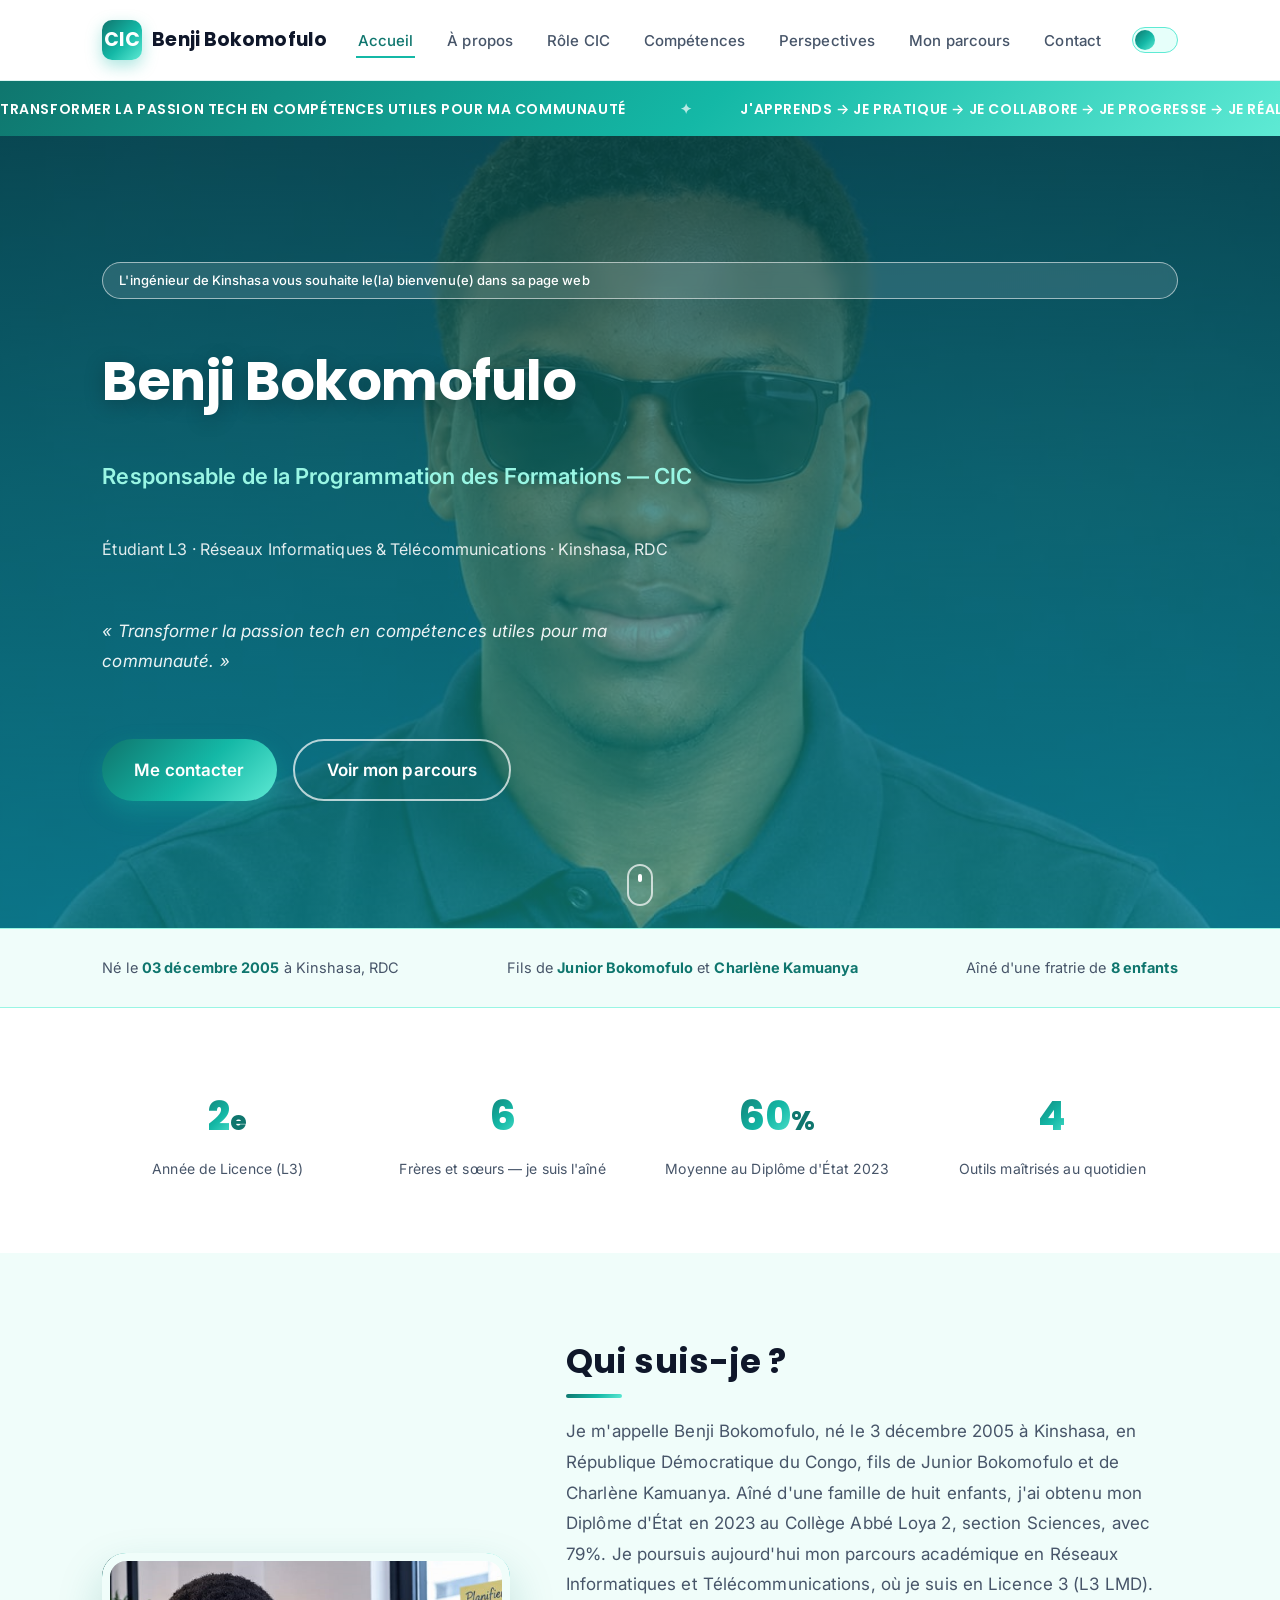
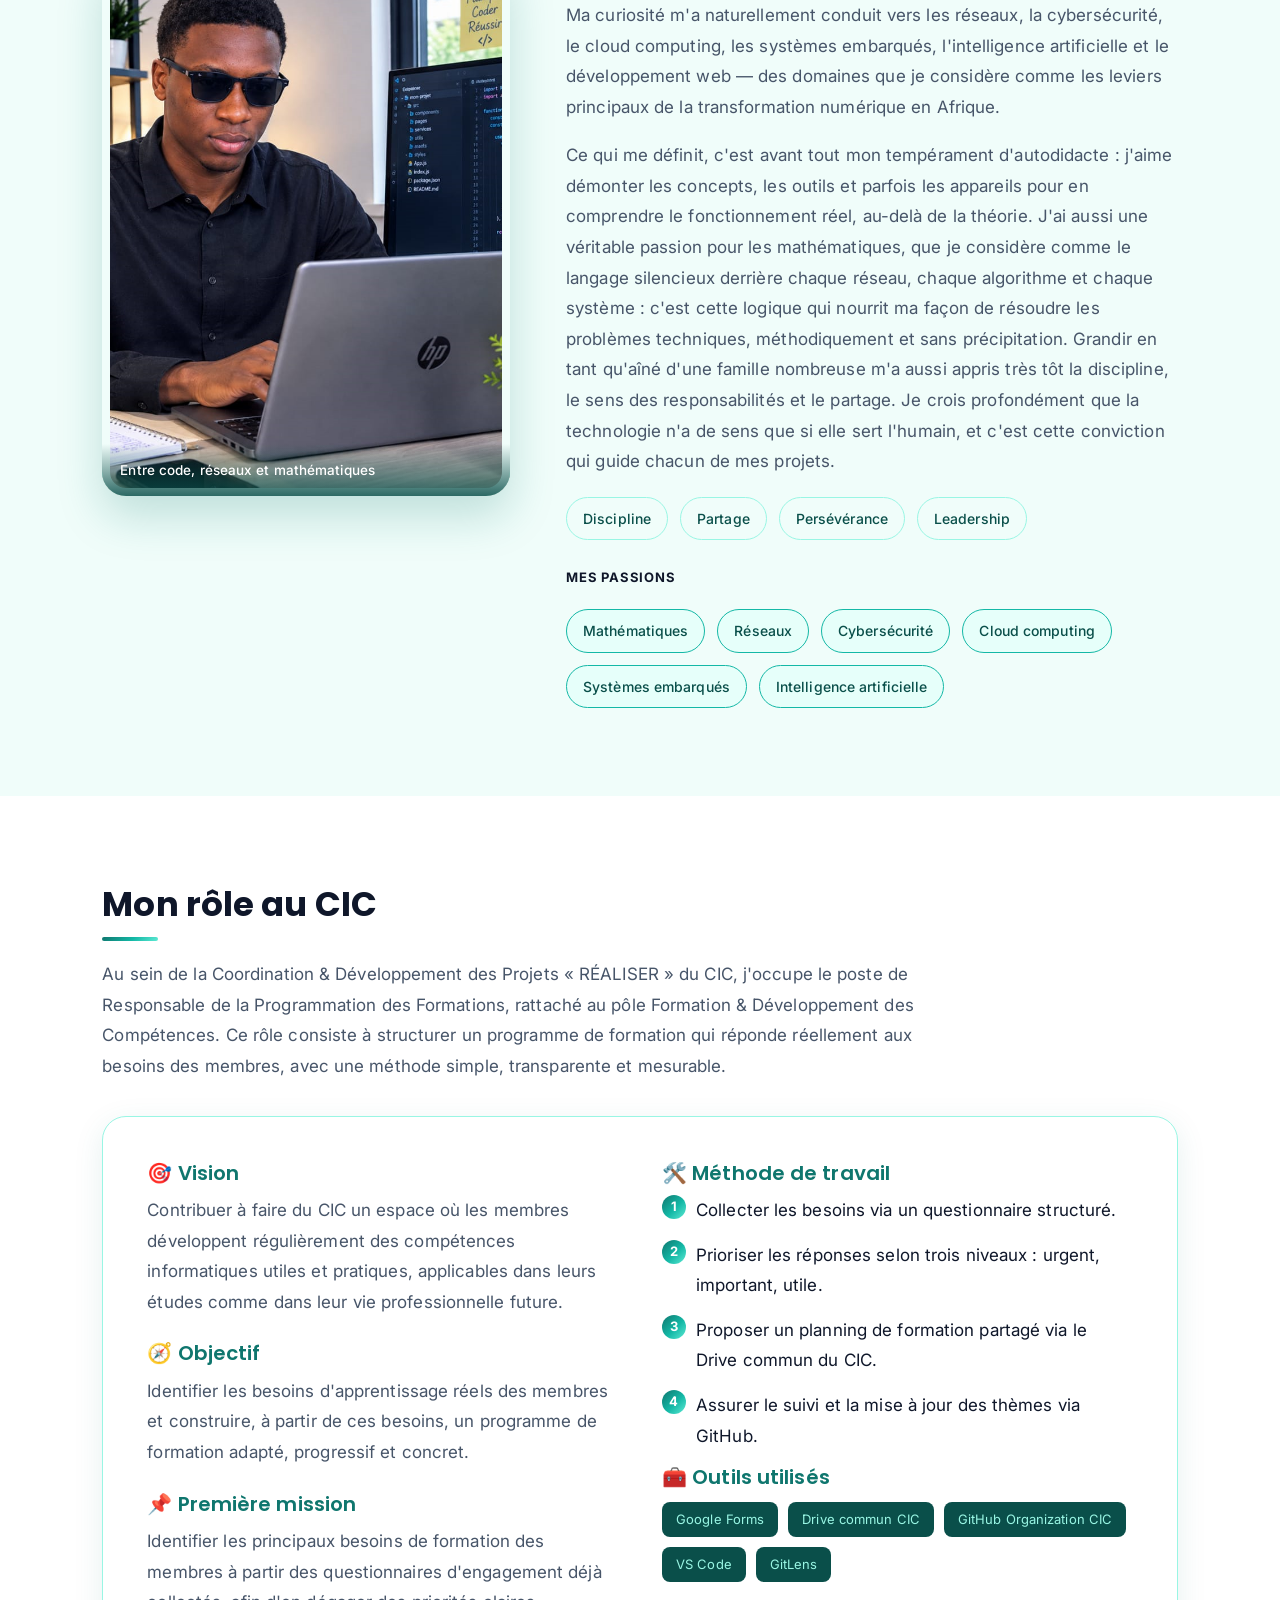
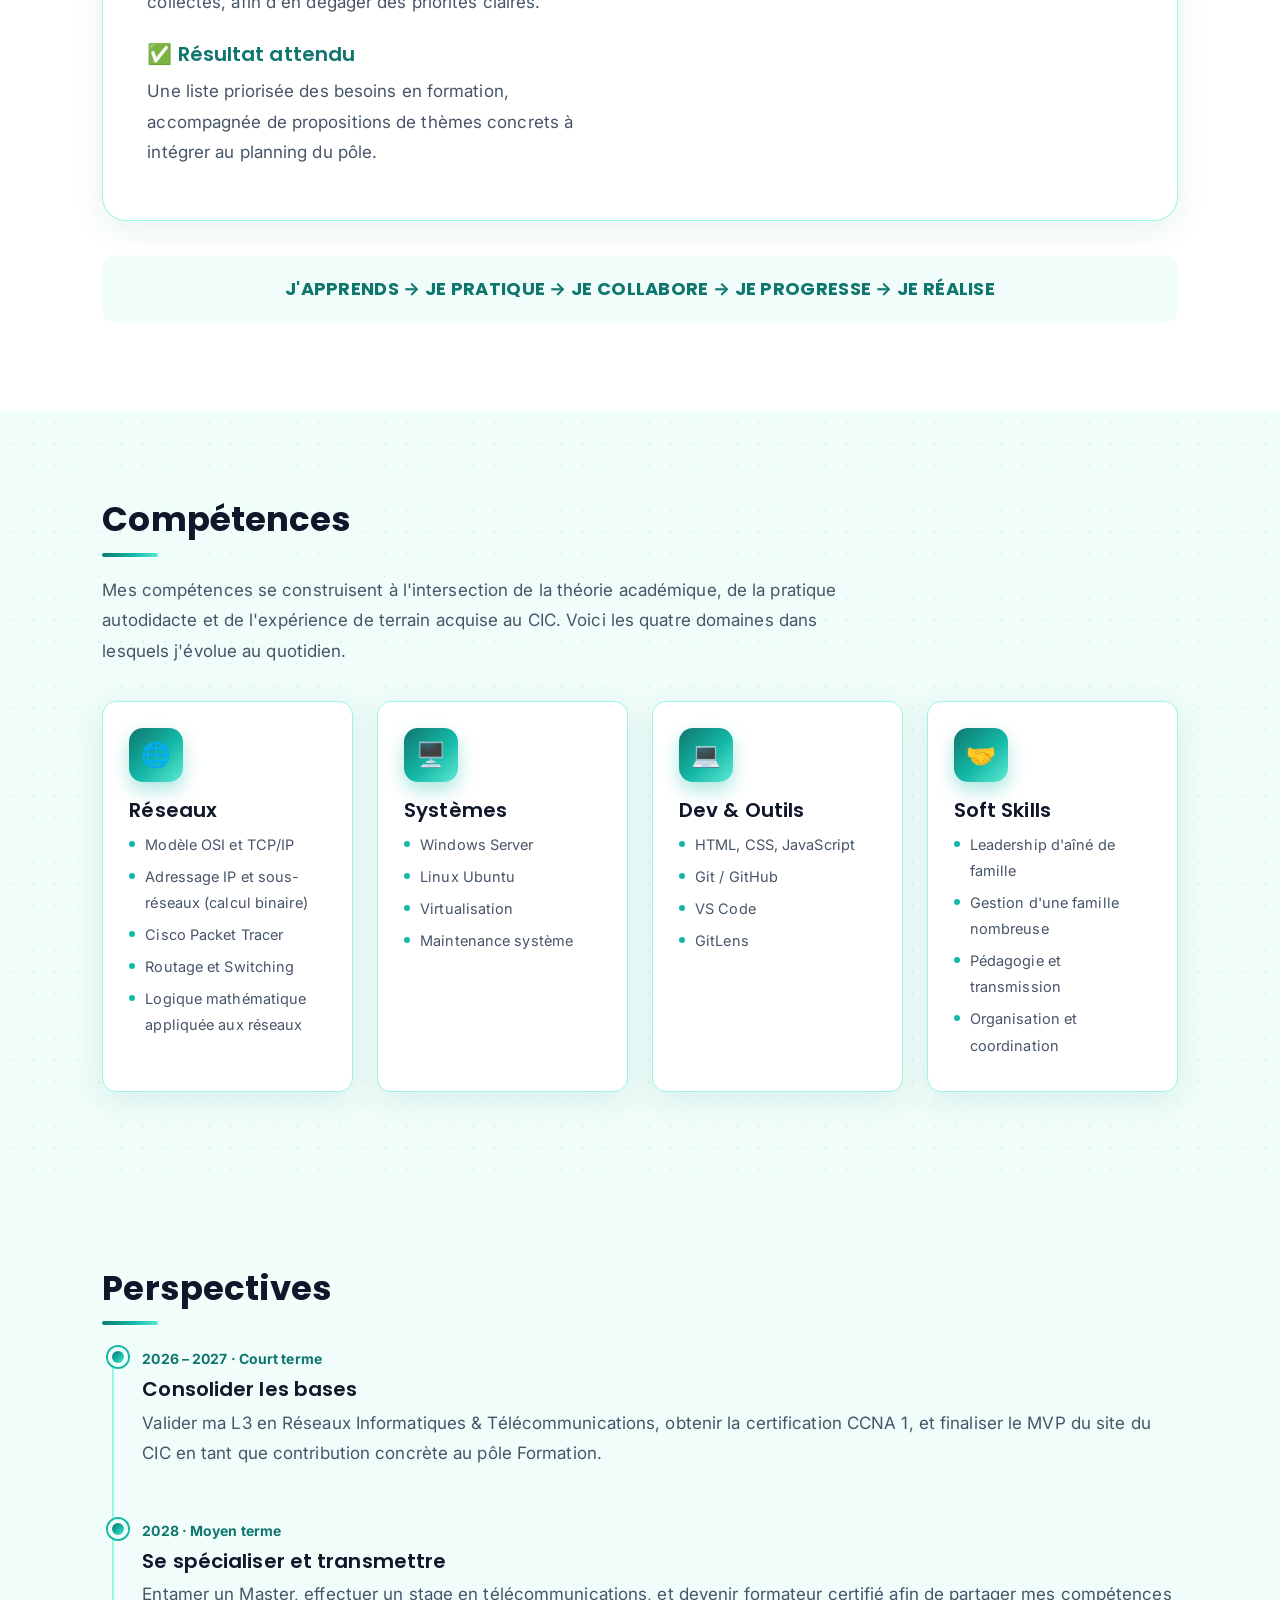
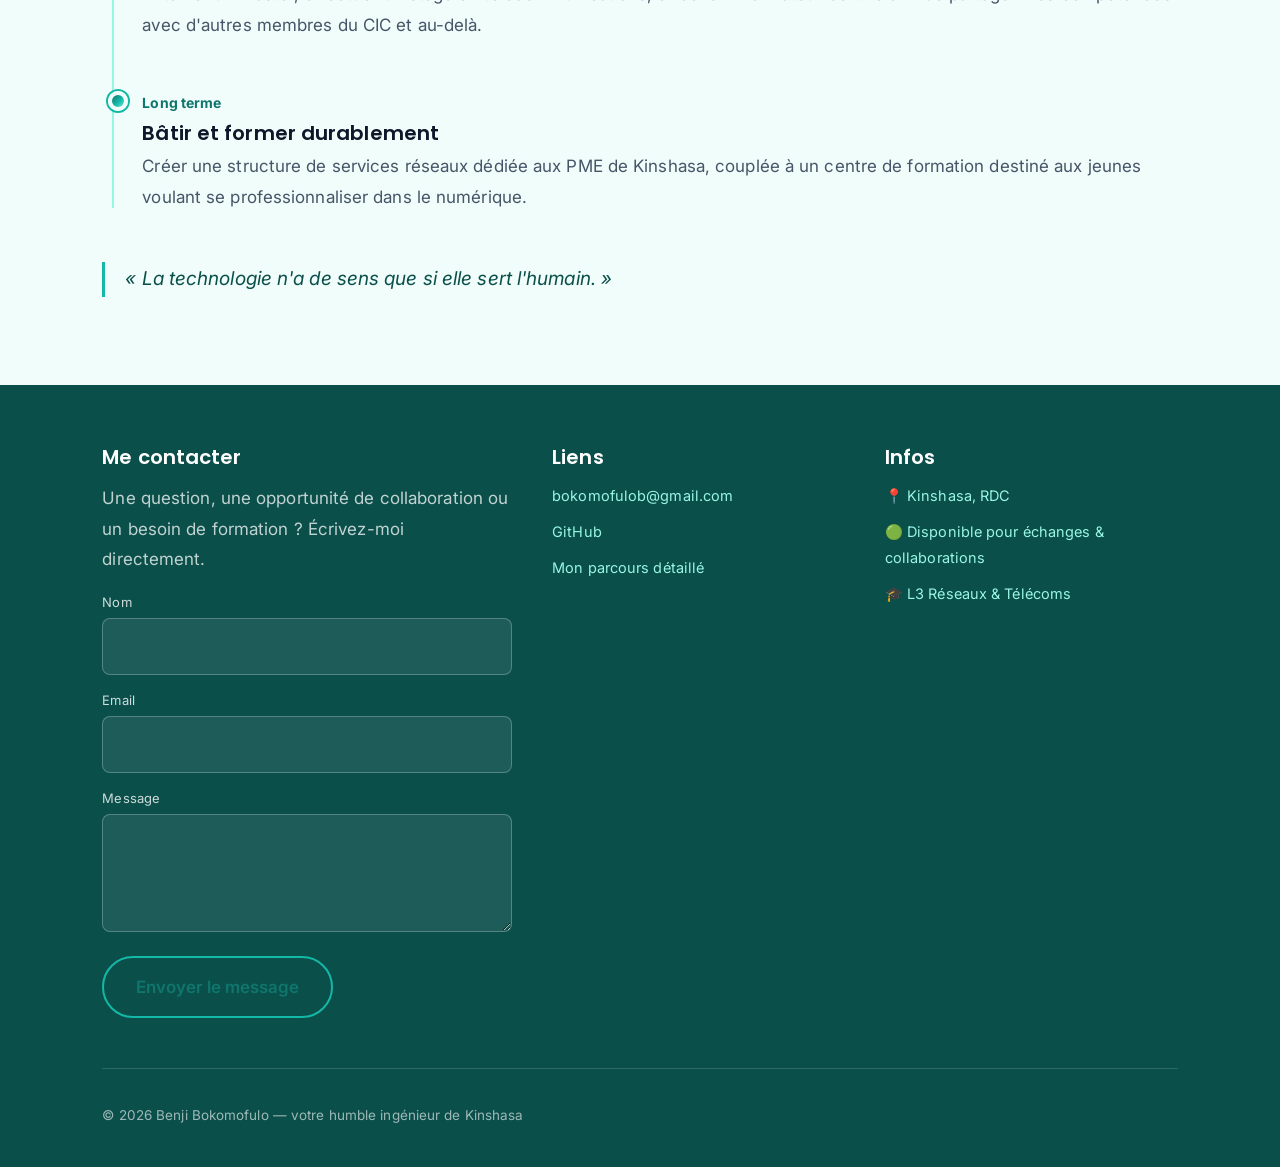
<file: index.html>
<!DOCTYPE html>
<html lang="fr">
<head>
<meta charset="UTF-8">
<meta name="viewport" content="width=device-width, initial-scale=1.0">
<meta name="description" content="Benji Bokomofulo — Étudiant L3 Réseaux Informatiques & Télécommunications, Responsable de la Programmation des Formations au CIC. Portfolio, parcours et compétences.">
<title>Benji Bokomofulo — Responsable Programmation des Formations, CIC</title>
<link rel="icon" href="data:image/svg+xml,<svg xmlns=%22http://www.w3.org/2000/svg%22 viewBox=%220 0 100 100%22><rect width=%22100%22 height=%22100%22 rx=%2220%22 fill=%22%230f766e%22/><text x=%2250%22 y=%2266%22 font-size=%2250%22 fill=%22%2399f6e4%22 text-anchor=%22middle%22 font-family=%22Arial%22>B</text></svg>">
<link rel="preconnect" href="https://fonts.googleapis.com">
<link href="https://fonts.googleapis.com/css2?family=Poppins:wght@500;600;700;800&family=Inter:wght@400;500;600&display=swap" rel="stylesheet">
<link rel="stylesheet" href="style.css">
</head>
<body>

<div id="scroll-progress" aria-hidden="true"></div>

<!-- ===================== HEADER / NAVBAR ===================== -->
<header class="site-header">
  <nav class="navbar" aria-label="Navigation principale">
    <a href="index.html" class="logo">
      <span class="logo-mark">CIC</span>
      Benji Bokomofulo
    </a>
    <ul class="nav-links" id="nav-links">
      <li><a href="#accueil">Accueil</a></li>
      <li><a href="#a-propos">À propos</a></li>
      <li><a href="#role-cic">Rôle CIC</a></li>
      <li><a href="#competences">Compétences</a></li>
      <li><a href="#perspectives">Perspectives</a></li>
      <li><a href="parcours.html">Mon parcours</a></li>
      <li><a href="#contact">Contact</a></li>
    </ul>
    <label class="theme-switch" aria-label="Basculer le mode sombre">
      <input type="checkbox" id="theme-toggle">
      <span class="theme-switch-track"><span class="theme-switch-thumb"></span></span>
    </label>
    <button class="burger" id="burger" aria-label="Ouvrir le menu" aria-expanded="false">
      <span></span><span></span><span></span>
    </button>
  </nav>
</header>

<!-- ===================== BANDEAU SLOGAN DÉFILANT ===================== -->
<div class="marquee" aria-hidden="true">
  <div class="marquee-track">
    <span>Transformer la passion tech en compétences utiles pour ma communauté</span>
    <span>J'apprends → Je pratique → Je collabore → Je progresse → Je réalise</span>
    <span>La technologie n'a de sens que si elle sert l'humain</span>
    <span>Transformer la passion tech en compétences utiles pour ma communauté</span>
    <span>J'apprends → Je pratique → Je collabore → Je progresse → Je réalise</span>
    <span>La technologie n'a de sens que si elle sert l'humain</span>
  </div>
</div>

<main>

  <!-- ===================== HERO — image de fond dès le début ===================== -->
  <section class="hero" id="accueil">
    <img src="image1.png" alt="" class="hero-bg" aria-hidden="true">
    <div class="hero-overlay" aria-hidden="true"></div>
    <div class="hero-inner">
      <span class="hero-badge">L'ingénieur de Kinshasa vous souhaite le(la) bienvenu(e) dans sa page web</span>
      <h1>Benji Bokomofulo</h1>
      <p class="subtitle">Responsable de la Programmation des Formations — CIC</p>
      <p class="subsubtitle">Étudiant L3 · Réseaux Informatiques &amp; Télécommunications · Kinshasa, RDC</p>
      <p class="slogan">« Transformer la passion tech en compétences utiles pour ma communauté. »</p>
      <div class="hero-cta">
        <a href="#contact" class="btn">Me contacter</a>
        <a href="parcours.html" class="btn btn-outline">Voir mon parcours</a>
      </div>
    </div>
    <span class="scroll-cue" aria-hidden="true"></span>
  </section>

  <!-- ===================== ÉTAT CIVIL ===================== -->
  <div class="identity-strip">
    <div class="identity-grid">
      <span> Né le <strong>03 décembre 2005</strong> à Kinshasa, RDC</span>
      <span> Fils de <strong>Junior Bokomofulo</strong> et <strong>Charlène Kamuanya</strong></span>
      <span> Aîné d'une fratrie de <strong>8 enfants</strong></span>
    </div>
  </div>

  <!-- ===================== CHIFFRES CLÉS ===================== -->
  <section class="stats-strip">
    <div class="section-inner stats-grid">
      <div class="stat-item reveal">
        <span class="stat-number" data-target="3">0</span><span class="stat-suffix">e</span>
        <p>Année de Licence (L3)</p>
      </div>
      <div class="stat-item reveal">
        <span class="stat-number" data-target="8">0</span>
        <p>Frères et sœurs — je suis l'aîné</p>
      </div>
      <div class="stat-item reveal">
        <span class="stat-number" data-target="79">0</span><span class="stat-suffix">%</span>
        <p>Moyenne au Diplôme d'État 2023</p>
      </div>
      <div class="stat-item reveal">
        <span class="stat-number" data-target="5">0</span>
        <p>Outils maîtrisés au quotidien</p>
      </div>
    </div>
  </section>

  <!-- ===================== À PROPOS ===================== -->
  <section class="section bg-soft" id="a-propos">
    <div class="section-inner about-grid">
      <figure class="about-photo reveal">
        <img src="image2.png" alt="Benji Bokomofulo au travail, devant son ordinateur portable">
        <figcaption class="about-photo-caption">Entre code, réseaux et mathématiques</figcaption>
      </figure>
      <div class="about-text reveal">
        <h2 class="with-underline">Qui suis-je ?</h2>
        <p>Je m'appelle Benji Bokomofulo, né le 3 décembre 2005 à Kinshasa, en République Démocratique du Congo, fils de Junior Bokomofulo et de Charlène Kamuanya. Aîné d'une famille de huit enfants, j'ai obtenu mon Diplôme d'État en 2023 au Collège Abbé Loya 2, section Sciences, avec 79%. Je poursuis aujourd'hui mon parcours académique en Réseaux Informatiques et Télécommunications, où je suis en Licence 3 (L3 LMD). Ma curiosité m'a naturellement conduit vers les réseaux, la cybersécurité, le cloud computing, les systèmes embarqués, l'intelligence artificielle et le développement web — des domaines que je considère comme les leviers principaux de la transformation numérique en Afrique.</p>
        <p>Ce qui me définit, c'est avant tout mon tempérament d'autodidacte : j'aime démonter les concepts, les outils et parfois les appareils pour en comprendre le fonctionnement réel, au-delà de la théorie. J'ai aussi une véritable passion pour les mathématiques, que je considère comme le langage silencieux derrière chaque réseau, chaque algorithme et chaque système : c'est cette logique qui nourrit ma façon de résoudre les problèmes techniques, méthodiquement et sans précipitation. Grandir en tant qu'aîné d'une famille nombreuse m'a aussi appris très tôt la discipline, le sens des responsabilités et le partage. Je crois profondément que la technologie n'a de sens que si elle sert l'humain, et c'est cette conviction qui guide chacun de mes projets.</p>
        <ul class="values-list">
          <li>Discipline</li>
          <li>Partage</li>
          <li>Persévérance</li>
          <li>Leadership</li>
        </ul>
        <p class="passions-label">Mes passions</p>
        <ul class="values-list passions-list">
          <li>Mathématiques</li>
          <li>Réseaux</li>
          <li>Cybersécurité</li>
          <li>Cloud computing</li>
          <li>Systèmes embarqués</li>
          <li>Intelligence artificielle</li>
        </ul>
      </div>
    </div>
  </section>

  <!-- ===================== RÔLE AU CIC ===================== -->
  <section class="section" id="role-cic">
    <div class="section-inner">
      <div class="role-heading reveal">
        <h2 class="with-underline">Mon rôle au CIC</h2>
        <p>Au sein de la Coordination &amp; Développement des Projets « RÉALISER » du CIC, j'occupe le poste de Responsable de la Programmation des Formations, rattaché au pôle Formation &amp; Développement des Compétences. Ce rôle consiste à structurer un programme de formation qui réponde réellement aux besoins des membres, avec une méthode simple, transparente et mesurable.</p>
      </div>
      <div class="role-card reveal">
        <div class="role-block">
          <h3>🎯 Vision</h3>
          <p>Contribuer à faire du CIC un espace où les membres développent régulièrement des compétences informatiques utiles et pratiques, applicables dans leurs études comme dans leur vie professionnelle future.</p>
          <h3 style="margin-top:24px;">🧭 Objectif</h3>
          <p>Identifier les besoins d'apprentissage réels des membres et construire, à partir de ces besoins, un programme de formation adapté, progressif et concret.</p>
          <h3 style="margin-top:24px;">📌 Première mission</h3>
          <p>Identifier les principaux besoins de formation des membres à partir des questionnaires d'engagement déjà collectés, afin d'en dégager des priorités claires.</p>
          <h3 style="margin-top:24px;">✅ Résultat attendu</h3>
          <p>Une liste priorisée des besoins en formation, accompagnée de propositions de thèmes concrets à intégrer au planning du pôle.</p>
        </div>
        <div class="role-block">
          <h3>🛠️ Méthode de travail</h3>
          <ol class="role-steps">
            <li>Collecter les besoins via un questionnaire structuré.</li>
            <li>Prioriser les réponses selon trois niveaux : urgent, important, utile.</li>
            <li>Proposer un planning de formation partagé via le Drive commun du CIC.</li>
            <li>Assurer le suivi et la mise à jour des thèmes via GitHub.</li>
          </ol>
          <h3 style="margin-top:10px;">🧰 Outils utilisés</h3>
          <div class="tools-row">
            <span>Google Forms</span>
            <span>Drive commun CIC</span>
            <span>GitHub Organization CIC</span>
            <span>VS Code</span>
            <span>GitLens</span>
          </div>
        </div>
      </div>
      <p class="mantra reveal">J'APPRENDS → JE PRATIQUE → JE COLLABORE → JE PROGRESSE → JE RÉALISE</p>
    </div>
  </section>

  <!-- ===================== COMPÉTENCES ===================== -->
  <section class="section bg-soft bg-pattern" id="competences">
    <div class="section-inner">
      <h2 class="with-underline reveal">Compétences</h2>
      <p class="reveal" style="max-width:70ch;margin-bottom:34px;">Mes compétences se construisent à l'intersection de la théorie académique, de la pratique autodidacte et de l'expérience de terrain acquise au CIC. Voici les quatre domaines dans lesquels j'évolue au quotidien.</p>
      <div class="skills-grid">
        <div class="skill-card reveal">
          <div class="skill-icon">🌐</div>
          <h3>Réseaux</h3>
          <ul>
            <li>Modèle OSI et TCP/IP</li>
            <li>Adressage IP et sous-réseaux (calcul binaire)</li>
            <li>Cisco Packet Tracer</li>
            <li>Routage et Switching</li>
            <li>Logique mathématique appliquée aux réseaux</li>
          </ul>
        </div>
        <div class="skill-card reveal">
          <div class="skill-icon">🖥️</div>
          <h3>Systèmes</h3>
          <ul>
            <li>Windows Server</li>
            <li>Linux Ubuntu</li>
            <li>Virtualisation</li>
            <li>Maintenance système</li>
          </ul>
        </div>
        <div class="skill-card reveal">
          <div class="skill-icon">💻</div>
          <h3>Dev &amp; Outils</h3>
          <ul>
            <li>HTML, CSS, JavaScript</li>
            <li>Git / GitHub</li>
            <li>VS Code</li>
            <li>GitLens</li>
          </ul>
        </div>
        <div class="skill-card reveal">
          <div class="skill-icon">🤝</div>
          <h3>Soft Skills</h3>
          <ul>
            <li>Leadership d'aîné de famille</li>
            <li>Gestion d'une famille nombreuse</li>
            <li>Pédagogie et transmission</li>
            <li>Organisation et coordination</li>
          </ul>
        </div>
      </div>
    </div>
  </section>

  <!-- ===================== PERSPECTIVES ===================== -->
  <section class="section timeline-section" id="perspectives">
    <div class="section-inner">
      <h2 class="with-underline reveal">Perspectives</h2>
      <div class="timeline">
        <div class="timeline-item reveal">
          <span class="timeline-date">2026 – 2027 · Court terme</span>
          <h3>Consolider les bases</h3>
          <p>Valider ma L3 en Réseaux Informatiques &amp; Télécommunications, obtenir la certification CCNA 1, et finaliser le MVP du site du CIC en tant que contribution concrète au pôle Formation.</p>
        </div>
        <div class="timeline-item reveal">
          <span class="timeline-date">2028 · Moyen terme</span>
          <h3>Se spécialiser et transmettre</h3>
          <p>Entamer un Master, effectuer un stage en télécommunications, et devenir formateur certifié afin de partager mes compétences avec d'autres membres du CIC et au-delà.</p>
        </div>
        <div class="timeline-item reveal">
          <span class="timeline-date">Long terme</span>
          <h3>Bâtir et former durablement</h3>
          <p>Créer une structure de services réseaux dédiée aux PME de Kinshasa, couplée à un centre de formation destiné aux jeunes voulant se professionnaliser dans le numérique.</p>
        </div>
      </div>
      <p class="perspective-quote reveal">« La technologie n'a de sens que si elle sert l'humain. »</p>
    </div>
  </section>

</main>

<!-- ===================== FOOTER / CONTACT ===================== -->
<footer class="site-footer" id="contact">
  <div class="footer-inner">
    <div>
      <h3>Me contacter</h3>
      <p style="color:rgba(255,255,255,0.75);margin-bottom:16px;">Une question, une opportunité de collaboration ou un besoin de formation ? Écrivez-moi directement.</p>
      <form id="contact-form" novalidate>
        <div class="form-field">
          <label for="name">Nom</label>
          <input type="text" id="name" name="name" required>
        </div>
        <div class="form-field">
          <label for="email">Email</label>
          <input type="email" id="email" name="email" required>
        </div>
        <div class="form-field">
          <label for="message">Message</label>
          <textarea id="message" name="message" rows="3" required></textarea>
        </div>
        <button type="submit" class="btn btn-outline">Envoyer le message</button>
        <p id="form-feedback" style="margin-top:10px;font-size:13.5px;"></p>
      </form>
    </div>
    <div>
      <h3>Liens</h3>
      <ul>
        <li><a href="mailto:bokomofulob@gmail.com">bokomofulob@gmail.com</a></li>
        <li><a href="https://github.com/" target="_blank" rel="noopener">GitHub</a></li>
        <li><a href="parcours.html">Mon parcours détaillé</a></li>
      </ul>
    </div>
    <div>
      <h3>Infos</h3>
      <ul>
        <li>📍 Kinshasa, RDC</li>
        <li>🟢 Disponible pour échanges &amp; collaborations</li>
        <li>🎓 L3 Réseaux &amp; Télécoms</li>
      </ul>
    </div>
  </div>
  <div class="footer-bottom">
    <span>© <span class="current-year">2026</span> Benji Bokomofulo — votre humble ingénieur de Kinshasa</span>
    <button id="back-to-top" aria-label="Retour en haut de page" style="opacity:0;pointer-events:none;">↑</button>
  </div>
</footer>

<script src="script.js"></script>
</body>
</html>
</file>
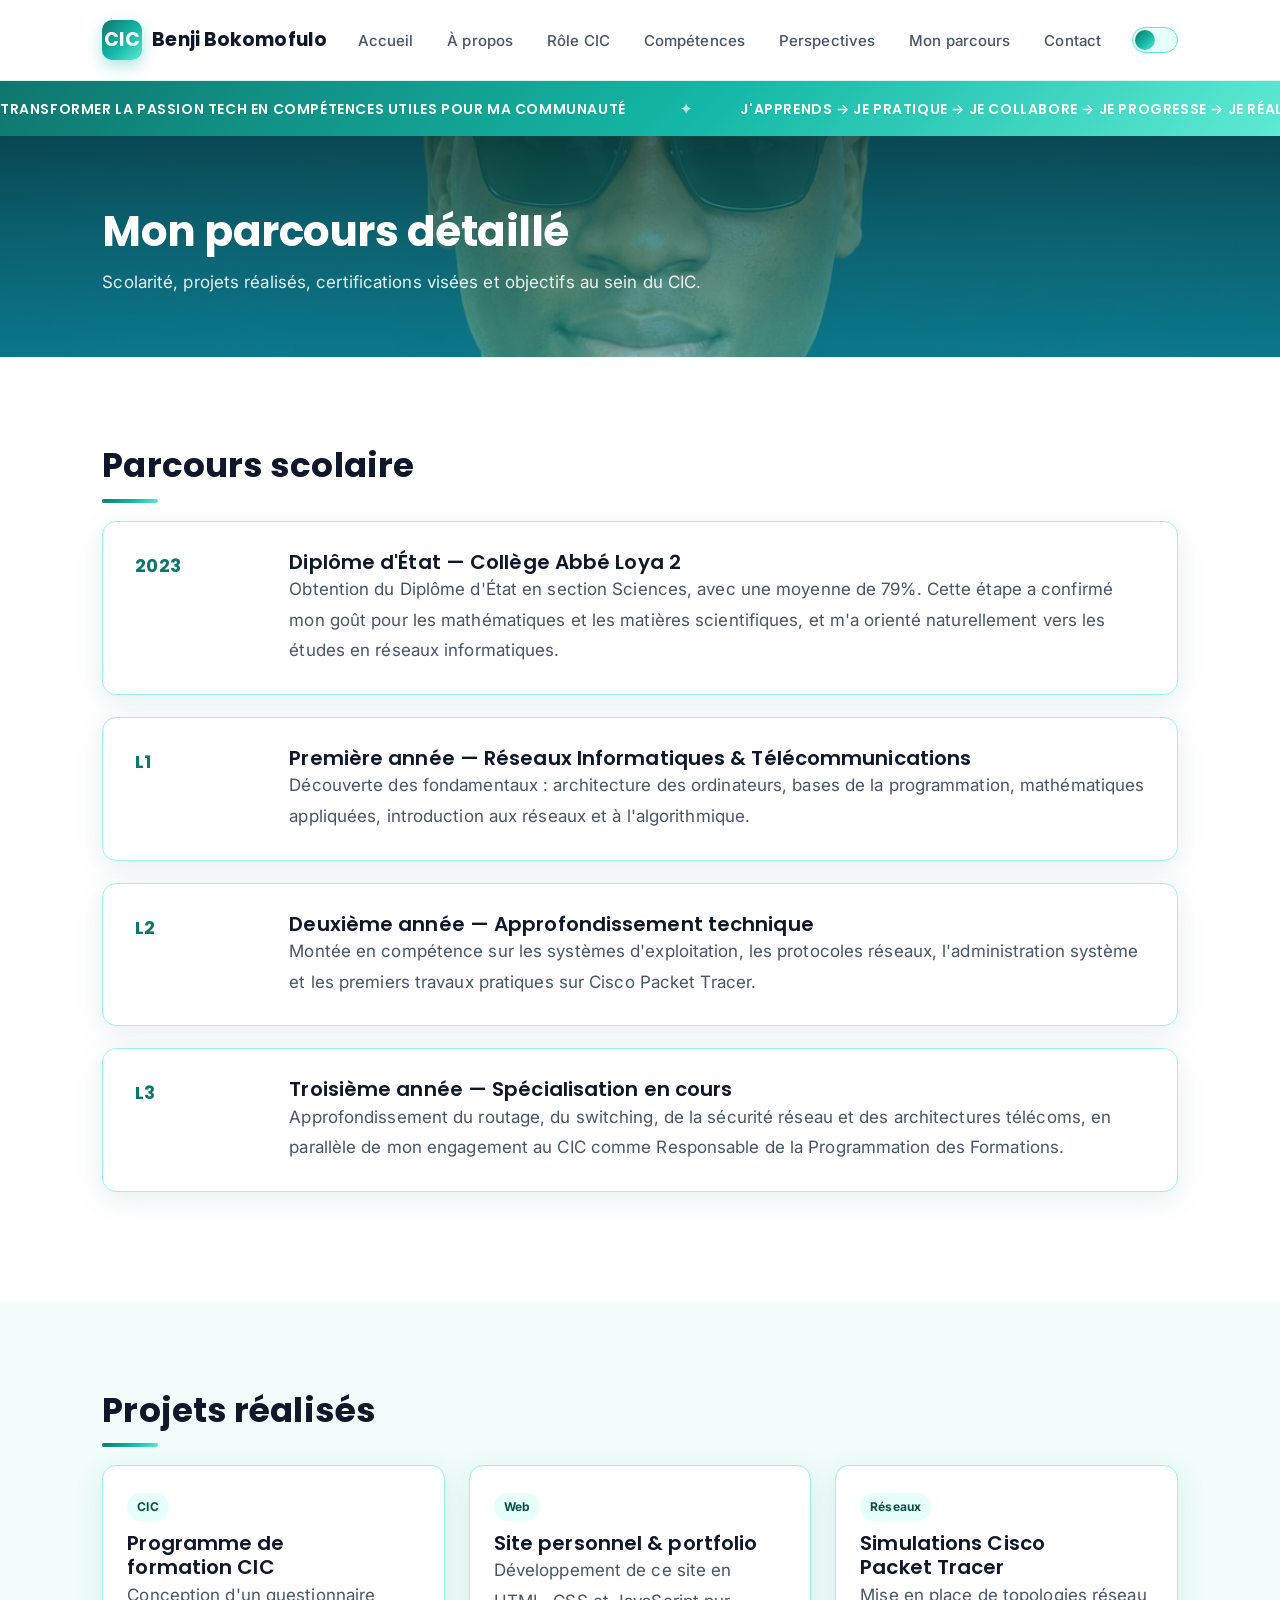
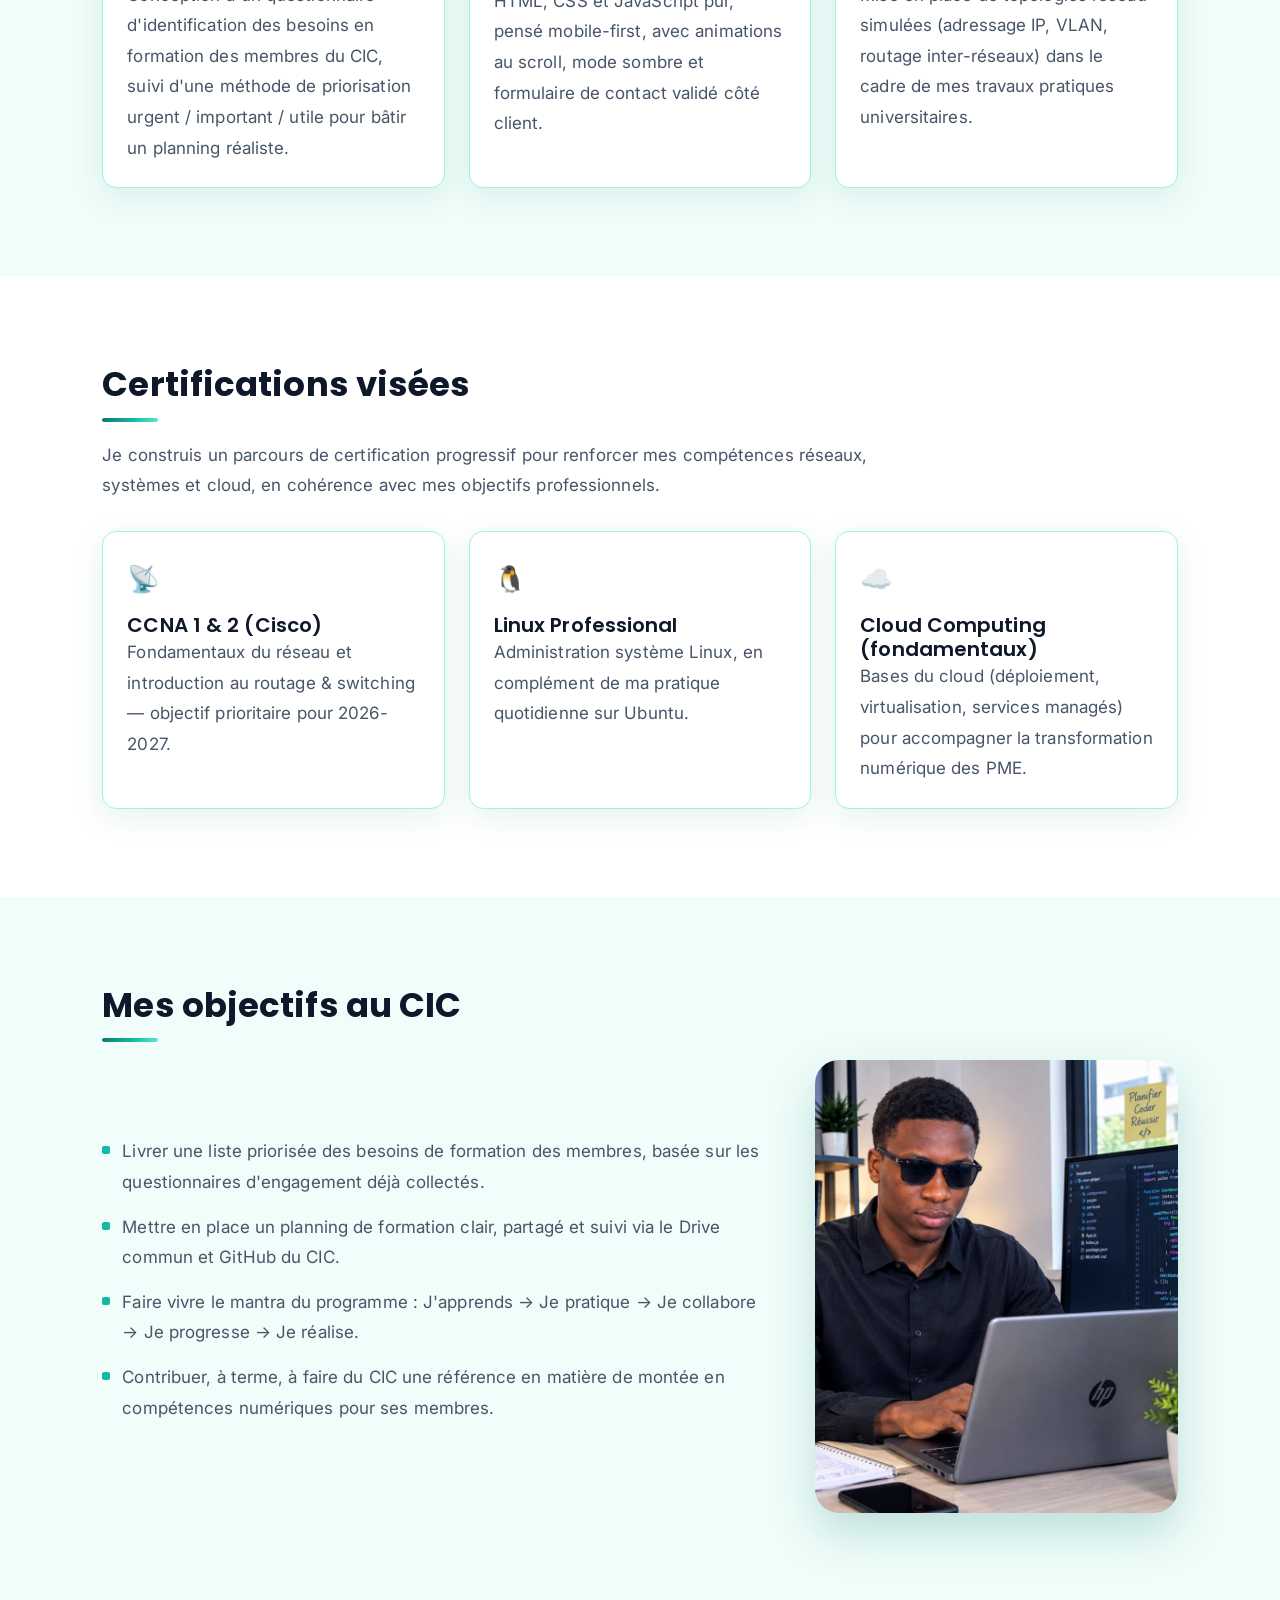
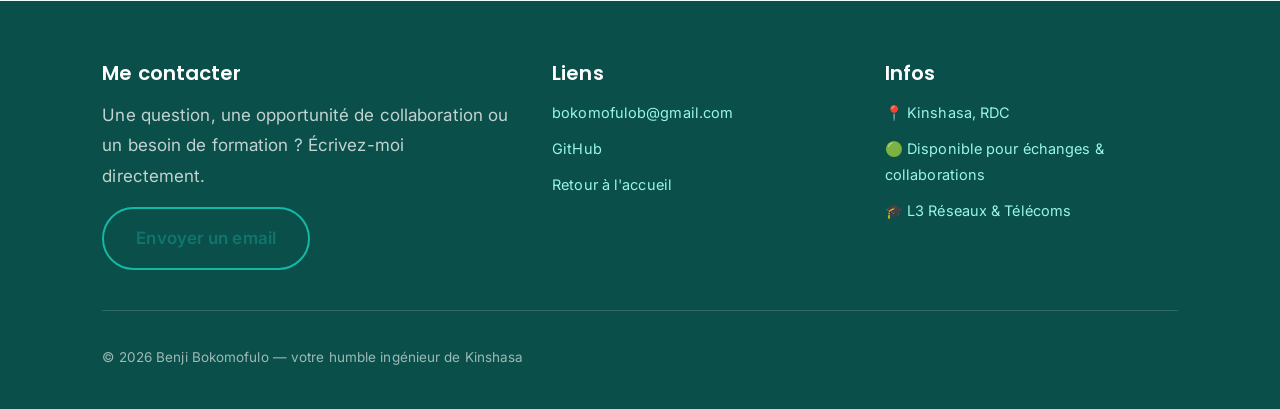
<file: parcours.html>
<!DOCTYPE html>
<html lang="fr">
<head>
<meta charset="UTF-8">
<meta name="viewport" content="width=device-width, initial-scale=1.0">
<meta name="description" content="Parcours détaillé de Benji Bokomofulo : scolarité, projets, certifications visées et objectifs au CIC.">
<title>Mon parcours — Benji Bokomofulo</title>
<link rel="icon" href="data:image/svg+xml,<svg xmlns=%22http://www.w3.org/2000/svg%22 viewBox=%220 0 100 100%22><rect width=%22100%22 height=%22100%22 rx=%2220%22 fill=%22%230f766e%22/><text x=%2250%22 y=%2266%22 font-size=%2250%22 fill=%22%2399f6e4%22 text-anchor=%22middle%22 font-family=%22Arial%22>B</text></svg>">
<link rel="preconnect" href="https://fonts.googleapis.com">
<link href="https://fonts.googleapis.com/css2?family=Poppins:wght@500;600;700;800&family=Inter:wght@400;500;600&display=swap" rel="stylesheet">
<link rel="stylesheet" href="style.css">
</head>
<body>

<div id="scroll-progress" aria-hidden="true"></div>

<header class="site-header">
  <nav class="navbar" aria-label="Navigation principale">
    <a href="index.html" class="logo">
      <span class="logo-mark">CIC</span>
      Benji Bokomofulo
    </a>
    <ul class="nav-links" id="nav-links">
      <li><a href="index.html#accueil">Accueil</a></li>
      <li><a href="index.html#a-propos">À propos</a></li>
      <li><a href="index.html#role-cic">Rôle CIC</a></li>
      <li><a href="index.html#competences">Compétences</a></li>
      <li><a href="index.html#perspectives">Perspectives</a></li>
      <li><a href="parcours.html">Mon parcours</a></li>
      <li><a href="index.html#contact">Contact</a></li>
    </ul>
    <label class="theme-switch" aria-label="Basculer le mode sombre">
      <input type="checkbox" id="theme-toggle">
      <span class="theme-switch-track"><span class="theme-switch-thumb"></span></span>
    </label>
    <button class="burger" id="burger" aria-label="Ouvrir le menu" aria-expanded="false">
      <span></span><span></span><span></span>
    </button>
  </nav>
</header>

<div class="marquee" aria-hidden="true">
  <div class="marquee-track">
    <span>Transformer la passion tech en compétences utiles pour ma communauté</span>
    <span>J'apprends → Je pratique → Je collabore → Je progresse → Je réalise</span>
    <span>La technologie n'a de sens que si elle sert l'humain</span>
    <span>Transformer la passion tech en compétences utiles pour ma communauté</span>
    <span>J'apprends → Je pratique → Je collabore → Je progresse → Je réalise</span>
    <span>La technologie n'a de sens que si elle sert l'humain</span>
  </div>
</div>

<div class="page-title-band">
  <img src="image1.png" alt="" class="hero-bg" aria-hidden="true">
  <div class="hero-overlay" aria-hidden="true"></div>
  <div style="position:relative;">
    <h1>Mon parcours détaillé</h1>
    <p>Scolarité, projets réalisés, certifications visées et objectifs au sein du CIC.</p>
  </div>
</div>

<main>

  <!-- ===================== PARCOURS SCOLAIRE ===================== -->
  <section class="section" id="scolarite">
    <div class="section-inner">
      <h2 class="with-underline reveal">Parcours scolaire</h2>
      <div class="parcours-item reveal">
        <span class="year">2023</span>
        <div>
          <h3>Diplôme d'État — Collège Abbé Loya 2</h3>
          <p>Obtention du Diplôme d'État en section Sciences, avec une moyenne de 79%. Cette étape a confirmé mon goût pour les mathématiques et les matières scientifiques, et m'a orienté naturellement vers les études en réseaux informatiques.</p>
        </div>
      </div>
      <div class="parcours-item reveal">
        <span class="year">L1</span>
        <div>
          <h3>Première année — Réseaux Informatiques &amp; Télécommunications</h3>
          <p>Découverte des fondamentaux : architecture des ordinateurs, bases de la programmation, mathématiques appliquées, introduction aux réseaux et à l'algorithmique.</p>
        </div>
      </div>
      <div class="parcours-item reveal">
        <span class="year">L2</span>
        <div>
          <h3>Deuxième année — Approfondissement technique</h3>
          <p>Montée en compétence sur les systèmes d'exploitation, les protocoles réseaux, l'administration système et les premiers travaux pratiques sur Cisco Packet Tracer.</p>
        </div>
      </div>
      <div class="parcours-item reveal">
        <span class="year">L3</span>
        <div>
          <h3>Troisième année — Spécialisation en cours</h3>
          <p>Approfondissement du routage, du switching, de la sécurité réseau et des architectures télécoms, en parallèle de mon engagement au CIC comme Responsable de la Programmation des Formations.</p>
        </div>
      </div>
    </div>
  </section>

  <!-- ===================== PROJETS ===================== -->
  <section class="section bg-soft" id="projets">
    <div class="section-inner">
      <h2 class="with-underline reveal">Projets réalisés</h2>
      <div class="projects-grid">
        <div class="project-card reveal">
          <span class="tag">CIC</span>
          <h3>Programme de formation CIC</h3>
          <p>Conception d'un questionnaire d'identification des besoins en formation des membres du CIC, suivi d'une méthode de priorisation urgent / important / utile pour bâtir un planning réaliste.</p>
        </div>
        <div class="project-card reveal">
          <span class="tag">Web</span>
          <h3>Site personnel &amp; portfolio</h3>
          <p>Développement de ce site en HTML, CSS et JavaScript pur, pensé mobile-first, avec animations au scroll, mode sombre et formulaire de contact validé côté client.</p>
        </div>
        <div class="project-card reveal">
          <span class="tag">Réseaux</span>
          <h3>Simulations Cisco Packet Tracer</h3>
          <p>Mise en place de topologies réseau simulées (adressage IP, VLAN, routage inter-réseaux) dans le cadre de mes travaux pratiques universitaires.</p>
        </div>
      </div>
    </div>
  </section>

  <!-- ===================== CERTIFICATIONS ===================== -->
  <section class="section" id="certifications">
    <div class="section-inner">
      <h2 class="with-underline reveal">Certifications visées</h2>
      <p class="reveal" style="max-width:70ch;margin-bottom:30px;">Je construis un parcours de certification progressif pour renforcer mes compétences réseaux, systèmes et cloud, en cohérence avec mes objectifs professionnels.</p>
      <div class="certif-grid">
        <div class="certif-card reveal">
          <div class="cert-icon">📡</div>
          <h3>CCNA 1 &amp; 2 (Cisco)</h3>
          <p>Fondamentaux du réseau et introduction au routage &amp; switching — objectif prioritaire pour 2026-2027.</p>
        </div>
        <div class="certif-card reveal">
          <div class="cert-icon">🐧</div>
          <h3>Linux Professional</h3>
          <p>Administration système Linux, en complément de ma pratique quotidienne sur Ubuntu.</p>
        </div>
        <div class="certif-card reveal">
          <div class="cert-icon">☁️</div>
          <h3>Cloud Computing (fondamentaux)</h3>
          <p>Bases du cloud (déploiement, virtualisation, services managés) pour accompagner la transformation numérique des PME.</p>
        </div>
      </div>
    </div>
  </section>

  <!-- ===================== OBJECTIFS CIC ===================== -->
  <section class="section bg-soft" id="objectifs-cic">
    <div class="section-inner">
      <h2 class="with-underline reveal">Mes objectifs au CIC</h2>
      <div class="objectives-layout">
        <ul class="objectives-list reveal">
          <li>Livrer une liste priorisée des besoins de formation des membres, basée sur les questionnaires d'engagement déjà collectés.</li>
          <li>Mettre en place un planning de formation clair, partagé et suivi via le Drive commun et GitHub du CIC.</li>
          <li>Faire vivre le mantra du programme : J'apprends → Je pratique → Je collabore → Je progresse → Je réalise.</li>
          <li>Contribuer, à terme, à faire du CIC une référence en matière de montée en compétences numériques pour ses membres.</li>
        </ul>
        <figure class="objectives-photo reveal">
          <img src="image2.png" alt="Benji Bokomofulo au travail">
        </figure>
      </div>
    </div>
  </section>

</main>

<footer class="site-footer" id="contact">
  <div class="footer-inner">
    <div>
      <h3>Me contacter</h3>
      <p style="color:rgba(255,255,255,0.75);margin-bottom:16px;">Une question, une opportunité de collaboration ou un besoin de formation ? Écrivez-moi directement.</p>
      <p><a href="mailto:bokomofulob@gmail.com" class="btn btn-outline">Envoyer un email</a></p>
    </div>
    <div>
      <h3>Liens</h3>
      <ul>
        <li><a href="mailto:bokomofulob@gmail.com">bokomofulob@gmail.com</a></li>
        <li><a href="https://github.com/" target="_blank" rel="noopener">GitHub</a></li>
        <li><a href="index.html">Retour à l'accueil</a></li>
      </ul>
    </div>
    <div>
      <h3>Infos</h3>
      <ul>
        <li>📍 Kinshasa, RDC</li>
        <li>🟢 Disponible pour échanges &amp; collaborations</li>
        <li>🎓 L3 Réseaux &amp; Télécoms</li>
      </ul>
    </div>
  </div>
  <div class="footer-bottom">
    <span>© <span class="current-year">2026</span> Benji Bokomofulo — votre humble ingénieur de Kinshasa</span>
    <button id="back-to-top" aria-label="Retour en haut de page" style="opacity:0;pointer-events:none;">↑</button>
  </div>
</footer>

<script src="script.js"></script>
</body>
</html>
</file>
<file: style.css>
/* =========================================================
   BENJI BOKOMOFULO — SITE PERSONNEL / CIC
   Refonte v2 — Palette blanc + turquoise
   ========================================================= */

/* --- 1. RESET --- */
*, *::before, *::after { box-sizing: border-box; margin: 0; padding: 0; }
html { scroll-behavior: smooth; }
body { min-height: 100vh; overflow-x: hidden; }
img, svg { max-width: 100%; display: block; }
a { text-decoration: none; color: inherit; }
ul, ol { list-style: none; }
button { font: inherit; cursor: pointer; border: none; background: none; }
input, textarea { font: inherit; }

@media (prefers-reduced-motion: reduce) {
  *, *::before, *::after { animation-duration: 0.001ms !important; transition-duration: 0.001ms !important; scroll-behavior: auto !important; }
}

/* --- 2. DESIGN TOKENS --- */
:root {
  --white: #ffffff;
  --bg: #ffffff;
  --bg-soft: #f0fdfa;
  --bg-soft-2: #e6fffa;
  --ink: #0f172a;
  --ink-soft: #475569;
  --ink-faint: #94a3b8;
  --turquoise: #14b8a6;
  --turquoise-light: #5eead4;
  --turquoise-lighter: #99f6e4;
  --turquoise-dark: #0f766e;
  --turquoise-deep: #0a4f4a;
  --gradient-brand: linear-gradient(135deg, var(--turquoise-dark) 0%, var(--turquoise) 55%, var(--turquoise-light) 100%);
  --card-shadow: 0 8px 30px rgba(15,118,110,0.10);
  --card-shadow-hover: 0 20px 45px rgba(15,118,110,0.22);
  --ring: 0 0 0 4px rgba(20,184,166,0.18);
  --radius-sm: 8px;
  --radius: 14px;
  --radius-lg: 24px;
  --max-width: 1200px;
  --side-pad: 8%;
  --font-head: 'Poppins', 'Inter', sans-serif;
  --font-body: 'Inter', 'Poppins', sans-serif;
  --speed-fast: 0.2s;
  --speed: 0.35s;
  --speed-slow: 0.6s;
  --ease: cubic-bezier(.22,1,.36,1);
}

/* --- 3. BASE --- */
body {
  font-family: var(--font-body);
  color: var(--ink);
  background: var(--bg);
  font-size: 17px;
  line-height: 1.8;
  letter-spacing: 0.1px;
}
h1, h2, h3, h4 {
  font-family: var(--font-head);
  color: var(--ink);
  line-height: 1.22;
  word-break: keep-all;
  overflow-wrap: break-word;
  hyphens: none;
  text-wrap: balance;
}
h1 { font-size: clamp(32px, 5vw, 54px); font-weight: 700; letter-spacing: -0.5px; }
h2 { font-size: clamp(24px, 3.4vw, 34px); font-weight: 700; margin-bottom: 18px; position: relative; }
h2.with-underline::after {
  content: '';
  display: block;
  width: 56px; height: 4px;
  border-radius: 4px;
  background: var(--gradient-brand);
  margin-top: 12px;
}
h3 { font-size: clamp(17px, 2vw, 20px); font-weight: 600; }
p { color: var(--ink-soft); }
strong { color: var(--ink); }
::selection { background: var(--turquoise-light); color: var(--turquoise-deep); }

.section { padding: 88px var(--side-pad); }
.section-inner { max-width: var(--max-width); margin: 0 auto; }
.bg-soft { background: var(--bg-soft); }
.bg-pattern {
  background-image: radial-gradient(rgba(20,184,166,0.10) 1.5px, transparent 1.5px);
  background-size: 22px 22px;
}

.btn {
  display: inline-flex;
  align-items: center;
  gap: 8px;
  padding: 14px 32px;
  min-height: 44px;
  border-radius: 999px;
  background: var(--gradient-brand);
  color: var(--white);
  font-weight: 600;
  box-shadow: 0 10px 24px rgba(20,184,166,0.32);
  transition: transform var(--speed) var(--ease), box-shadow var(--speed) var(--ease), filter var(--speed);
}
.btn:hover, .btn:focus-visible {
  transform: translateY(-3px) scale(1.02);
  box-shadow: 0 16px 32px rgba(20,184,166,0.4);
  filter: brightness(1.05);
}
.btn-outline {
  background: transparent;
  border: 2px solid var(--turquoise);
  color: var(--turquoise-dark);
  box-shadow: none;
}
.btn-outline:hover, .btn-outline:focus-visible {
  background: var(--turquoise);
  color: var(--white);
}

:focus-visible { outline: 3px solid var(--turquoise); outline-offset: 3px; }

/* --- 4. PROGRESS BAR --- */
#scroll-progress {
  position: fixed;
  top: 0; left: 0;
  height: 4px;
  width: 0%;
  background: var(--gradient-brand);
  z-index: 1000;
  transition: width 0.12s linear;
}

/* --- 5. HEADER / NAVBAR (blanc) --- */
.site-header {
  position: sticky;
  top: 0;
  z-index: 900;
  background: rgba(255,255,255,0.86);
  backdrop-filter: blur(10px) saturate(140%);
  -webkit-backdrop-filter: blur(10px) saturate(140%);
  border-bottom: 1px solid rgba(20,184,166,0.15);
  padding: 4px var(--side-pad);
}
.navbar {
  max-width: var(--max-width);
  margin: 0 auto;
  display: flex;
  align-items: center;
  justify-content: space-between;
  height: 72px;
  gap: 18px;
}
.logo {
  display: flex;
  align-items: center;
  gap: 10px;
  color: var(--ink);
  font-family: var(--font-head);
  font-weight: 700;
  font-size: 19px;
}
.logo-mark {
  width: 40px; height: 40px;
  border-radius: 10px;
  background: var(--gradient-brand);
  color: var(--white);
  display: flex; align-items: center; justify-content: center;
  font-weight: 700;
  box-shadow: 0 6px 16px rgba(20,184,166,0.35);
}
.nav-links { display: flex; gap: 30px; }
.nav-links a {
  color: var(--ink-soft);
  font-weight: 500;
  font-size: 15px;
  padding: 6px 2px;
  border-bottom: 2px solid transparent;
  transition: color var(--speed), border-color var(--speed);
}
.nav-links a:hover, .nav-links a:focus-visible, .nav-links a.active {
  color: var(--turquoise-dark);
  border-color: var(--turquoise);
}
.burger {
  display: none;
  width: 44px; height: 44px;
  flex-direction: column;
  justify-content: center;
  align-items: center;
  gap: 5px;
}
.burger span { display: block; width: 26px; height: 2px; background: var(--turquoise-dark); transition: transform var(--speed), opacity var(--speed); }
.burger.open span:nth-child(1) { transform: translateY(7px) rotate(45deg); }
.burger.open span:nth-child(2) { opacity: 0; }
.burger.open span:nth-child(3) { transform: translateY(-7px) rotate(-45deg); }

.theme-switch { display: inline-flex; align-items: center; cursor: pointer; }
.theme-switch input { position: absolute; opacity: 0; width: 1px; height: 1px; }
.theme-switch-track {
  width: 46px; height: 26px;
  background: var(--bg-soft-2);
  border: 1px solid var(--turquoise-light);
  border-radius: 20px;
  position: relative;
  transition: background var(--speed);
}
.theme-switch-thumb {
  position: absolute;
  top: 2px; left: 2px;
  width: 20px; height: 20px;
  border-radius: 50%;
  background: var(--gradient-brand);
  transition: transform var(--speed) var(--ease);
}
.theme-switch input:checked + .theme-switch-track { background: var(--turquoise-deep); }
.theme-switch input:checked + .theme-switch-track .theme-switch-thumb { transform: translateX(20px); }
.theme-switch input:focus-visible + .theme-switch-track { outline: 2px solid var(--turquoise); outline-offset: 2px; }

/* --- 6. MARQUEE — slogan défilant --- */
.marquee {
  background: var(--gradient-brand);
  color: var(--white);
  overflow: hidden;
  white-space: nowrap;
  padding: 12px 0;
  position: relative;
}
.marquee-track {
  display: inline-flex;
  gap: 48px;
  animation: marquee-scroll 22s linear infinite;
  will-change: transform;
}
.marquee:hover .marquee-track { animation-play-state: paused; }
.marquee span {
  font-family: var(--font-head);
  font-weight: 600;
  font-size: 14px;
  letter-spacing: 0.6px;
  text-transform: uppercase;
  display: inline-flex;
  align-items: center;
  gap: 10px;
}
.marquee span::after { content: '✦'; opacity: 0.7; margin-left: 44px; }
@keyframes marquee-scroll {
  from { transform: translateX(0); }
  to { transform: translateX(-50%); }
}

/* --- 7. HERO — image de fond dès le début --- */
.hero {
  position: relative;
  min-height: 88vh;
  display: flex;
  align-items: center;
  padding: 60px var(--side-pad);
  color: var(--white);
  overflow: hidden;
  isolation: isolate;
}
.hero-bg {
  position: absolute;
  inset: 0;
  width: 100%;
  height: 100%;
  object-fit: cover;
  object-position: center 20%;
  z-index: -2;
  filter: saturate(1.05);
}
.hero-overlay {
  position: absolute;
  inset: 0;
  z-index: -1;
  background:
    linear-gradient(180deg, rgba(10,79,74,0.78) 0%, rgba(15,118,110,0.72) 45%, rgba(20,184,166,0.55) 100%);
}
.hero-inner {
  max-width: var(--max-width);
  margin: 0 auto;
  width: 100%;
  display: grid;
  grid-template-columns: 1fr;
  gap: 30px;
}
.hero-badge {
  display: inline-block;
  padding: 6px 16px;
  border: 1px solid rgba(255,255,255,0.55);
  background: rgba(255,255,255,0.12);
  backdrop-filter: blur(6px);
  border-radius: 30px;
  color: var(--white);
  font-size: 13px;
  font-weight: 500;
  margin-bottom: 20px;
}
.hero h1 { color: var(--white); text-shadow: 0 4px 20px rgba(0,0,0,0.25); }
.hero .subtitle { font-size: 22px; color: var(--turquoise-lighter); font-weight: 600; margin-top: 12px; }
.hero .subsubtitle { color: rgba(255,255,255,0.88); margin-top: 8px; font-size: 16px; }
.hero .slogan { margin-top: 22px; font-style: italic; color: rgba(255,255,255,0.92); max-width: 52ch; }
.hero-cta { margin-top: 32px; display: flex; gap: 16px; flex-wrap: wrap; }
.hero-cta .btn-outline { border-color: rgba(255,255,255,0.7); color: var(--white); }
.hero-cta .btn-outline:hover { background: var(--white); color: var(--turquoise-dark); }
.scroll-cue {
  position: absolute;
  bottom: 22px; left: 50%;
  transform: translateX(-50%);
  width: 26px; height: 42px;
  border: 2px solid rgba(255,255,255,0.7);
  border-radius: 20px;
}
.scroll-cue::before {
  content: '';
  position: absolute;
  top: 8px; left: 50%;
  width: 4px; height: 8px;
  background: var(--white);
  border-radius: 2px;
  transform: translateX(-50%);
  animation: scroll-cue-move 1.6s ease-in-out infinite;
}
@keyframes scroll-cue-move {
  0%, 100% { opacity: 1; transform: translate(-50%, 0); }
  50% { opacity: 0.3; transform: translate(-50%, 10px); }
}

/* --- 7bis. IDENTITÉ / ÉTAT CIVIL --- */
.identity-strip {
  background: var(--bg-soft);
  border-top: 1px solid var(--turquoise-lighter);
  border-bottom: 1px solid var(--turquoise-lighter);
  padding: 26px var(--side-pad);
}
.identity-grid {
  max-width: var(--max-width);
  margin: 0 auto;
  display: grid;
  grid-template-columns: repeat(3, auto);
  justify-content: space-between;
  gap: 18px;
  font-size: 14.5px;
  color: var(--ink-soft);
}
.identity-grid strong { color: var(--turquoise-dark); font-weight: 700; }

/* --- 8. STATS STRIP --- */
.stats-strip { background: var(--white); padding: 50px var(--side-pad); }
.stats-grid { display: grid; grid-template-columns: repeat(4, 1fr); gap: 24px; text-align: center; }
.stat-item {
  padding: 22px 10px;
  border-radius: var(--radius);
  transition: transform var(--speed) var(--ease), box-shadow var(--speed);
}
.stat-item:hover { transform: translateY(-6px); box-shadow: var(--card-shadow); }
.stat-item p { color: var(--ink-soft); font-size: 14px; margin-top: 4px; }
.stat-number { font-family: var(--font-head); font-size: 40px; font-weight: 800; background: var(--gradient-brand); -webkit-background-clip: text; background-clip: text; color: transparent; }
.stat-suffix { font-family: var(--font-head); font-size: 26px; font-weight: 800; color: var(--turquoise-dark); }

/* --- 9. À PROPOS --- */
.about-grid { display: grid; grid-template-columns: 0.8fr 1.2fr; gap: 56px; align-items: center; }
.about-text p { margin-bottom: 18px; }
.about-photo {
  position: relative;
  border-radius: var(--radius-lg);
  overflow: hidden;
  box-shadow: var(--card-shadow-hover);
}
.about-photo img { width: 100%; aspect-ratio: 3/4; object-fit: cover; transition: transform var(--speed-slow) var(--ease); }
.about-photo:hover img { transform: scale(1.04); }
.about-photo::before {
  content: '';
  position: absolute;
  inset: 0;
  border: 3px solid var(--turquoise-light);
  border-radius: var(--radius-lg);
  outline: 8px solid var(--bg-soft);
  outline-offset: -8px;
  pointer-events: none;
}
.about-photo-caption {
  position: absolute;
  left: 0; right: 0; bottom: 0;
  padding: 14px 18px;
  background: linear-gradient(0deg, rgba(10,79,74,0.85), transparent);
  color: var(--white);
  font-size: 13.5px;
  font-weight: 500;
}
.values-list { display: flex; flex-wrap: wrap; gap: 12px; margin-top: 20px; }
.values-list li {
  background: var(--bg-soft);
  border: 1px solid var(--turquoise-lighter);
  padding: 8px 16px;
  border-radius: 30px;
  font-size: 14px;
  font-weight: 500;
  color: var(--turquoise-deep);
  transition: background var(--speed), color var(--speed), transform var(--speed);
}
.values-list li:hover { background: var(--gradient-brand); color: var(--white); transform: translateY(-3px); }
.passions-label { margin-top: 26px; font-weight: 700; color: var(--ink); font-size: 13px; text-transform: uppercase; letter-spacing: 0.8px; }
.passions-list li { background: var(--bg-soft-2); border-color: var(--turquoise); }

/* --- 10. RÔLE AU CIC --- */
.role-heading { margin-bottom: 34px; max-width: 78ch; }
.role-card {
  background: var(--white);
  border: 1px solid var(--turquoise-lighter);
  border-radius: var(--radius-lg);
  box-shadow: var(--card-shadow);
  padding: 44px;
  display: grid;
  grid-template-columns: 1fr 1fr;
  gap: 44px;
}
.role-block h3 { color: var(--turquoise-dark); margin-bottom: 10px; display: flex; align-items: center; gap: 10px; }
.role-block p, .role-block li { margin-bottom: 8px; }
.role-steps { counter-reset: step; }
.role-steps li { counter-increment: step; position: relative; padding-left: 34px; margin-bottom: 14px; }
.role-steps li::before {
  content: counter(step);
  position: absolute; left: 0; top: 0;
  width: 24px; height: 24px;
  border-radius: 50%;
  background: var(--gradient-brand);
  color: var(--white);
  font-weight: 700; font-size: 13px;
  display: flex; align-items: center; justify-content: center;
}
.mantra {
  margin-top: 34px;
  text-align: center;
  font-family: var(--font-head);
  font-weight: 700;
  color: var(--turquoise-dark);
  font-size: 18px;
  letter-spacing: 0.3px;
  padding: 18px;
  background: var(--bg-soft);
  border-radius: var(--radius);
}
.tools-row { display: flex; flex-wrap: wrap; gap: 10px; margin-top: 12px; }
.tools-row span {
  background: var(--turquoise-deep);
  color: var(--turquoise-lighter);
  padding: 6px 14px;
  border-radius: 8px;
  font-size: 13px;
  transition: transform var(--speed);
}
.tools-row span:hover { transform: translateY(-2px); }

/* --- 11. COMPÉTENCES --- */
.skills-grid { display: grid; grid-template-columns: repeat(4, 1fr); gap: 24px; }
.skill-card {
  background: var(--white);
  border: 1px solid var(--turquoise-lighter);
  border-radius: var(--radius);
  padding: 26px;
  box-shadow: var(--card-shadow);
  transition: transform var(--speed) var(--ease), box-shadow var(--speed), border-color var(--speed);
}
.skill-card:hover { transform: translateY(-8px); box-shadow: var(--card-shadow-hover); border-color: var(--turquoise); }
.skill-icon {
  width: 54px; height: 54px;
  border-radius: 14px;
  background: var(--gradient-brand);
  display: flex; align-items: center; justify-content: center;
  margin-bottom: 16px;
  font-size: 24px;
  box-shadow: 0 8px 18px rgba(20,184,166,0.35);
}
.skill-card ul { margin-top: 10px; }
.skill-card ul li { font-size: 14.5px; color: var(--ink-soft); padding-left: 16px; position: relative; margin-bottom: 6px; }
.skill-card ul li::before { content: ''; position: absolute; left: 0; top: 9px; width: 6px; height: 6px; border-radius: 50%; background: var(--turquoise); }
.skills-grid .skill-card:nth-child(1) { transition-delay: 0s; }
.skills-grid .skill-card:nth-child(2) { transition-delay: 0.08s; }
.skills-grid .skill-card:nth-child(3) { transition-delay: 0.16s; }
.skills-grid .skill-card:nth-child(4) { transition-delay: 0.24s; }

/* --- 12. TIMELINE / PERSPECTIVES --- */
.timeline-section { position: relative; background: var(--bg-soft); }
.timeline { position: relative; padding-left: 40px; }
.timeline::before { content: ''; position: absolute; left: 10px; top: 4px; bottom: 4px; width: 2px; background: var(--turquoise-lighter); }
.timeline-item { position: relative; margin-bottom: 46px; }
.timeline-item:last-child { margin-bottom: 0; }
.timeline-item::before {
  content: '';
  position: absolute; left: -34px; top: 4px;
  width: 20px; height: 20px;
  border-radius: 50%;
  background: var(--gradient-brand);
  border: 4px solid var(--bg-soft);
  box-shadow: 0 0 0 2px var(--turquoise);
}
.timeline .timeline-item:nth-child(2) { transition-delay: 0.12s; }
.timeline .timeline-item:nth-child(3) { transition-delay: 0.24s; }
.timeline-item h3 { margin-bottom: 6px; }
.timeline-date { display: inline-block; color: var(--turquoise-dark); font-weight: 700; font-size: 14px; margin-bottom: 6px; }
.perspective-quote {
  margin-top: 50px;
  border-left: 3px solid var(--turquoise);
  padding-left: 20px;
  font-style: italic;
  font-size: 19px;
  color: var(--turquoise-deep);
}

/* --- 13. FOOTER / CONTACT --- */
.site-footer { background: var(--turquoise-deep); color: var(--turquoise-lighter); padding: 60px var(--side-pad) 30px; }
.footer-inner { max-width: var(--max-width); margin: 0 auto; display: grid; grid-template-columns: 1.4fr 1fr 1fr; gap: 40px; }
.footer-inner h3 { color: var(--white); margin-bottom: 14px; }
.footer-inner a { transition: color var(--speed); }
.footer-inner a:hover { color: var(--white); }
.footer-inner li { margin-bottom: 10px; font-size: 14.5px; }
.footer-bottom {
  max-width: var(--max-width);
  margin: 40px auto 0;
  padding-top: 24px;
  border-top: 1px solid rgba(255,255,255,0.15);
  display: flex; justify-content: space-between; align-items: center; flex-wrap: wrap; gap: 12px;
  font-size: 13.5px; color: rgba(255,255,255,0.6);
}
#back-to-top {
  width: 44px; height: 44px;
  border-radius: 50%;
  background: var(--white);
  color: var(--turquoise-deep);
  display: flex; align-items: center; justify-content: center;
  font-weight: 700;
  transition: transform var(--speed);
}
#back-to-top:hover { transform: translateY(-4px); }
.form-field { margin-bottom: 14px; }
.form-field label { display: block; font-size: 13px; margin-bottom: 4px; color: rgba(255,255,255,0.8); }
.form-field input, .form-field textarea {
  width: 100%; padding: 12px 14px;
  border-radius: var(--radius-sm);
  border: 1px solid rgba(255,255,255,0.25);
  background: rgba(255,255,255,0.08);
  color: var(--white);
  transition: border-color var(--speed), box-shadow var(--speed);
}
.form-field input:focus, .form-field textarea:focus { border-color: var(--turquoise-light); box-shadow: var(--ring); outline: none; }

/* --- 14. PAGE PARCOURS --- */
.page-title-band {
  position: relative;
  color: var(--white);
  padding: 70px var(--side-pad) 60px;
  overflow: hidden;
}
.page-title-band .hero-bg { object-position: center 35%; }
.page-title-band h1 { color: var(--white); font-size: clamp(30px, 4.4vw, 42px); }
.page-title-band p { color: rgba(255,255,255,0.9); margin-top: 10px; }

.parcours-item {
  background: var(--white);
  border: 1px solid var(--turquoise-lighter);
  border-radius: var(--radius);
  box-shadow: var(--card-shadow);
  padding: 28px 32px;
  margin-bottom: 22px;
  display: grid;
  grid-template-columns: 130px 1fr;
  gap: 24px;
  align-items: start;
  transition: transform var(--speed), box-shadow var(--speed);
}
.parcours-item:hover { transform: translateX(6px); box-shadow: var(--card-shadow-hover); }
.parcours-item .year { font-family: var(--font-head); font-weight: 700; color: var(--turquoise-dark); font-size: 18px; }

.projects-grid, .certif-grid { display: grid; grid-template-columns: repeat(3, 1fr); gap: 24px; }
.project-card, .certif-card {
  background: var(--white);
  border: 1px solid var(--turquoise-lighter);
  border-radius: var(--radius);
  box-shadow: var(--card-shadow);
  padding: 24px;
  transition: transform var(--speed) var(--ease), box-shadow var(--speed);
}
.project-card:hover, .certif-card:hover { transform: translateY(-8px); box-shadow: var(--card-shadow-hover); }
.project-card .tag {
  display: inline-block; font-size: 12px; font-weight: 700; color: var(--turquoise-deep);
  background: var(--bg-soft-2); padding: 3px 10px; border-radius: 20px; margin-bottom: 10px;
}
.certif-card .cert-icon { font-size: 26px; margin-bottom: 10px; }

.objectives-layout { display: grid; grid-template-columns: 1.3fr 0.7fr; gap: 40px; align-items: center; }
.objectives-list li { padding-left: 20px; position: relative; margin-bottom: 14px; color: var(--ink-soft); }
.objectives-list li::before { content: ''; position: absolute; left: 0; top: 10px; width: 8px; height: 8px; background: var(--turquoise); border-radius: 2px; }
.objectives-photo { border-radius: var(--radius-lg); overflow: hidden; box-shadow: var(--card-shadow-hover); }
.objectives-photo img { width: 100%; aspect-ratio: 4/5; object-fit: cover; }

/* --- 15. REVEAL ANIMATION --- */
.reveal { opacity: 0; transform: translateY(24px); transition: opacity var(--speed-slow) var(--ease), transform var(--speed-slow) var(--ease); }
.reveal.is-visible { opacity: 1; transform: translateY(0); }

/* --- 16. MODE SOMBRE (optionnel) --- */
body.dark-mode {
  --bg: #06171a;
  --bg-soft: #0a2224;
  --bg-soft-2: #0d2a2c;
  --white: #0e2a2c;
  --ink: #e8fffb;
  --ink-soft: #a8d8d2;
  --card-shadow: 0 8px 30px rgba(0,0,0,0.45);
}
body.dark-mode .site-header { background: rgba(6,23,26,0.86); }
body.dark-mode .logo { color: var(--ink); }
body.dark-mode .values-list li { color: var(--turquoise-lighter); }
body.dark-mode .site-footer { background: #05100f; }
body.dark-mode #back-to-top { background: var(--turquoise); color: #06171a; }

/* --- 17. RESPONSIVE --- */
@media (max-width: 1024px) {
  .role-card { grid-template-columns: 1fr; }
  .skills-grid { grid-template-columns: repeat(2, 1fr); }
  .projects-grid, .certif-grid { grid-template-columns: repeat(2, 1fr); }
  .footer-inner { grid-template-columns: 1fr 1fr; }
  .identity-grid { grid-template-columns: 1fr; text-align: center; }
}
@media (max-width: 900px) {
  .about-grid { grid-template-columns: 1fr; }
  .about-photo { max-width: 340px; margin: 0 auto; }
  .stats-grid { grid-template-columns: repeat(2, 1fr); gap: 30px; }
  .objectives-layout { grid-template-columns: 1fr; }
  .objectives-photo { max-width: 320px; margin: 0 auto; }
}
@media (max-width: 768px) {
  :root { --side-pad: 6%; }
  .nav-links { display: none; }
  .burger { display: flex; }
  .nav-links.mobile-open {
    display: flex; flex-direction: column;
    position: absolute; top: 72px; left: 0; right: 0;
    background: var(--white);
    padding: 20px var(--side-pad);
    gap: 18px;
    box-shadow: var(--card-shadow);
  }
  .section { padding: 60px var(--side-pad); }
  .skills-grid, .projects-grid, .certif-grid, .footer-inner { grid-template-columns: 1fr; }
  .parcours-item { grid-template-columns: 1fr; }
  .hero { min-height: auto; padding-top: 90px; padding-bottom: 70px; }
}
@media (max-width: 480px) {
  .hero-cta { flex-direction: column; align-items: flex-start; }
}
</file>
